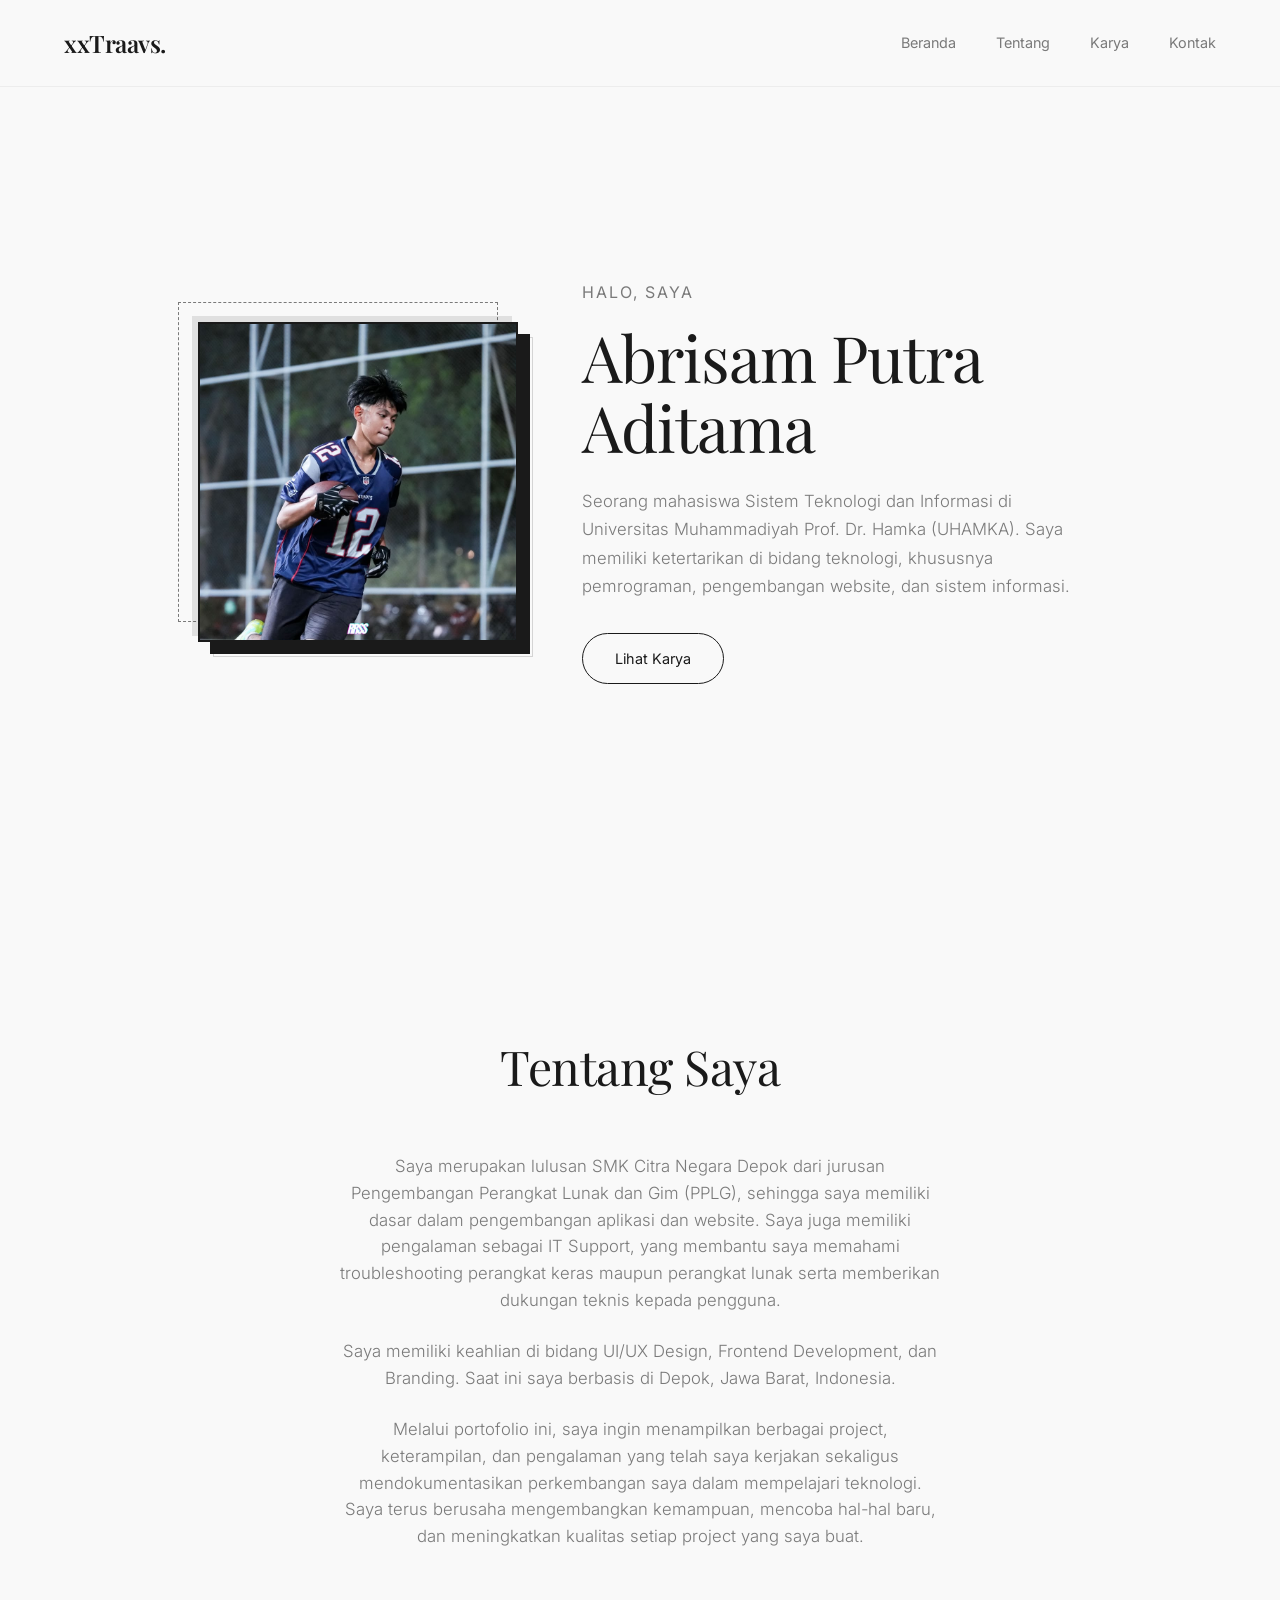
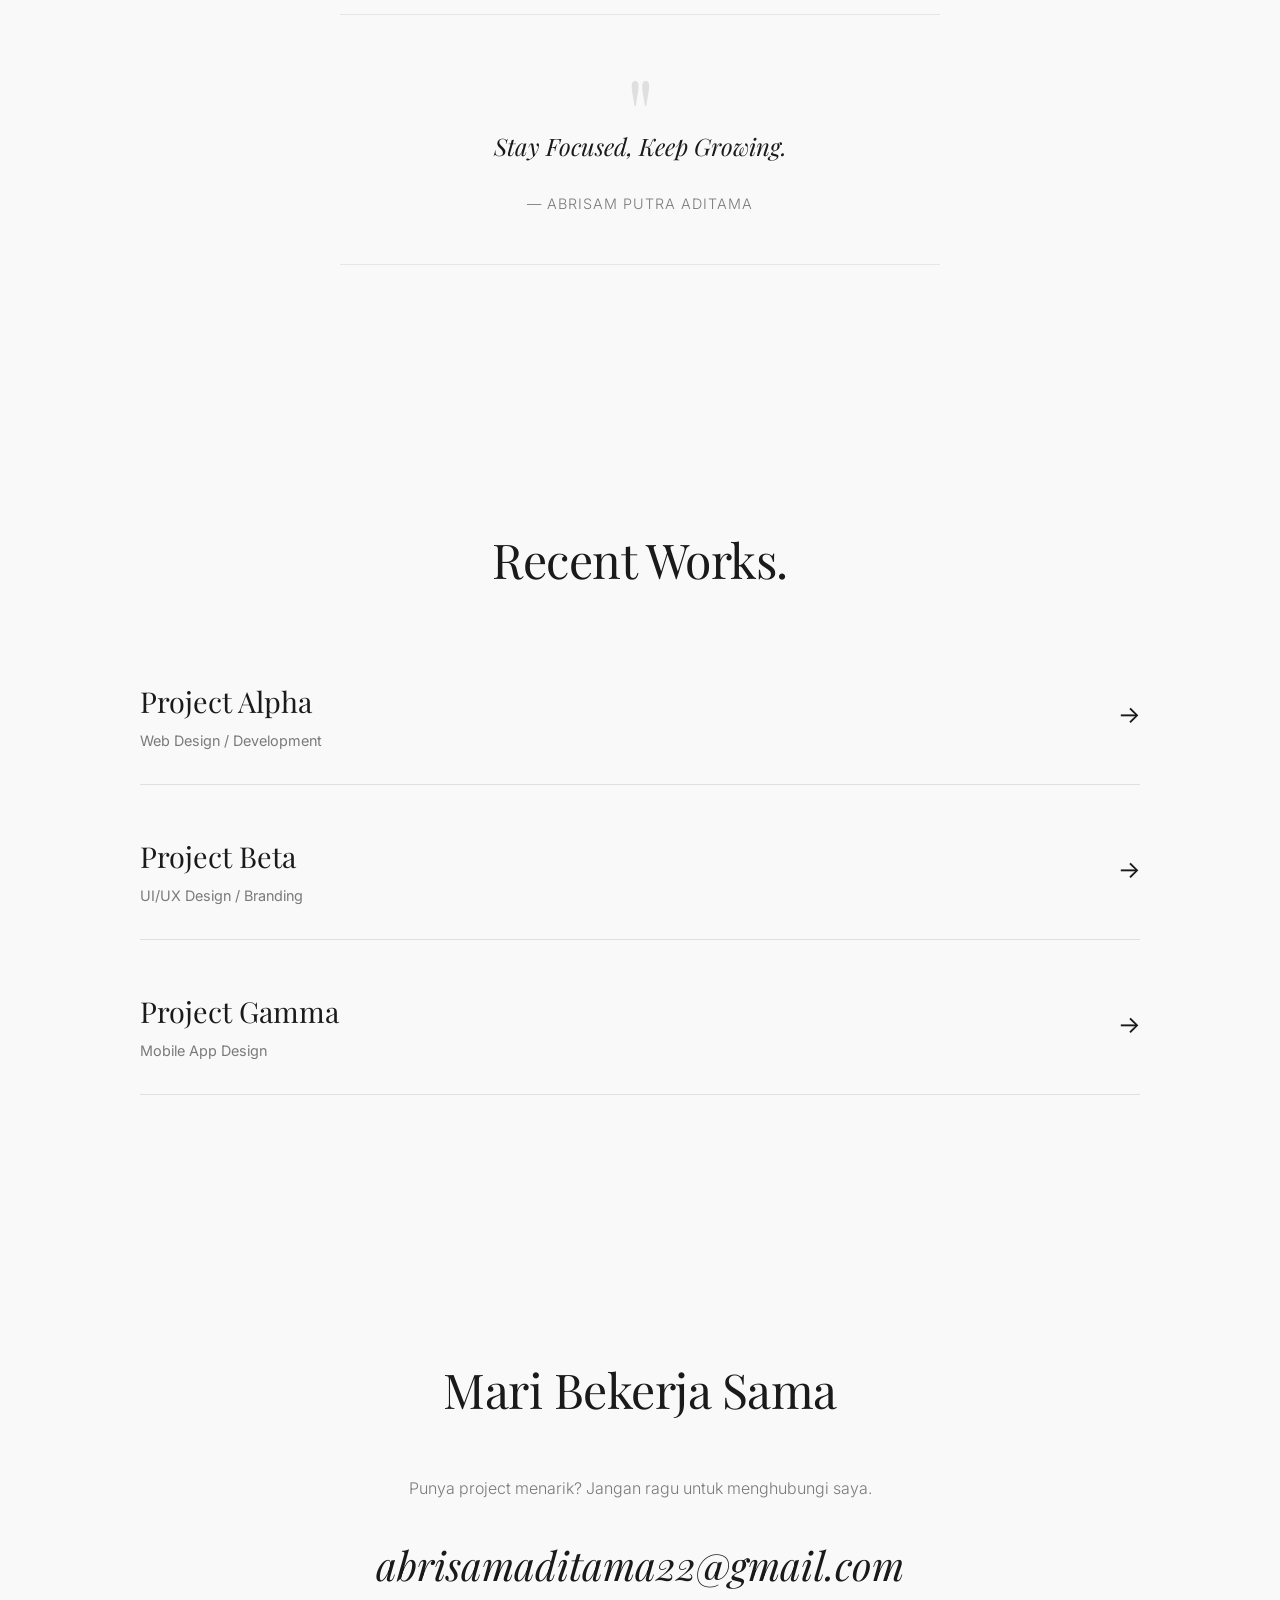
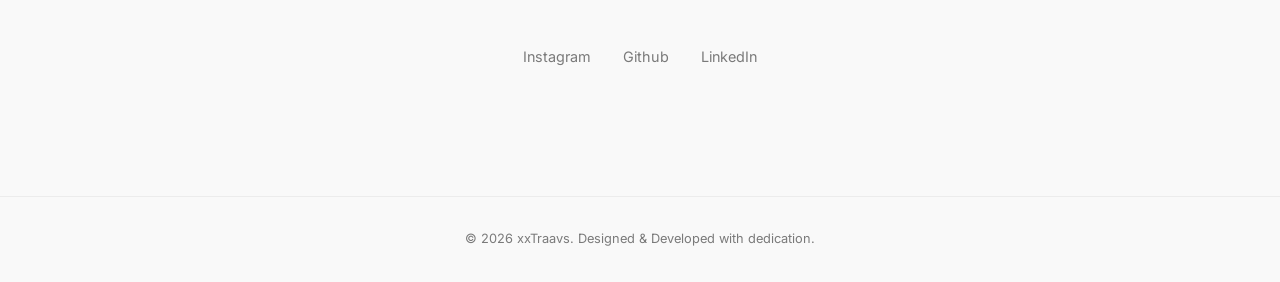
<file: index.html>
<!DOCTYPE html>
<html lang="id">
<head>
    <meta charset="UTF-8">
    <meta name="viewport" content="width=device-width, initial-scale=1.0">
    <title>Portofolio | Abrisam Putra Aditama</title>
    <!-- Google Fonts: Playfair Display (Serif) & Inter (Sans-serif) -->
    <link rel="preconnect" href="https://fonts.googleapis.com">
    <link rel="preconnect" href="https://fonts.gstatic.com" crossorigin>
    <link href="https://fonts.googleapis.com/css2?family=Inter:wght@300;400;500&family=Playfair+Display:ital,wght@0,400;0,600;1,400&display=swap" rel="stylesheet">
    <!-- Link ke CSS -->
    <link rel="stylesheet" href="css/style.css">
</head>
<body>

    <!-- Navigasi -->
<nav class="navbar">
    <div class="nav-container">
        <a href="#" class="logo">xxTraavs.</a>
        
        <!-- Tombol Hamburger (baru) -->
        <button class="hamburger" aria-label="Menu">
            <span></span>
            <span></span>
            <span></span>
        </button>

        <ul class="nav-links">
            <li><a href="#home">Beranda</a></li>
            <li><a href="#about">Tentang</a></li>
            <li><a href="#projects">Karya</a></li>
            <li><a href="#contact">Kontak</a></li>
        </ul>
    </div>
    <!-- Overlay (baru) -->
    <div class="nav-overlay"></div>
</nav>

    <!-- Hero Section -->
<section id="home" class="hero">
    <div class="hero-content fade-in">
        <div class="hero-layout">
            <!-- Foto dengan efek kolase -->
            <div class="profile-photo-wrapper">
                <img src="images/profile.jpg" alt="Abrisam Putra Aditama" class="profile-photo">
            </div>
            <!-- Teks -->
            <div class="hero-text">
                <p class="subtitle">Halo, saya</p>
                <h1 class="title">Abrisam Putra Aditama</h1>
                <p class="description">Seorang mahasiswa Sistem Teknologi dan Informasi di Universitas Muhammadiyah Prof. Dr. Hamka (UHAMKA). Saya memiliki ketertarikan di bidang teknologi, khususnya pemrograman, pengembangan website, dan sistem informasi.</p>
                <a href="#projects" class="btn">Lihat Karya</a>
            </div>
        </div>
    </div>
</section>

    <!-- About Section -->
<section id="about" class="section about">
    <div class="container">
        <h2 class="section-title fade-in">Tentang Saya</h2>
        <div class="about-content fade-in">
            <p>Saya merupakan lulusan SMK Citra Negara Depok dari jurusan Pengembangan Perangkat Lunak dan Gim (PPLG), sehingga saya memiliki dasar dalam pengembangan aplikasi dan website. Saya juga memiliki pengalaman sebagai IT Support, yang membantu saya memahami troubleshooting perangkat keras maupun perangkat lunak serta memberikan dukungan teknis kepada pengguna.</p>
            <p>Saya memiliki keahlian di bidang UI/UX Design, Frontend Development, dan Branding. Saat ini saya berbasis di Depok, Jawa Barat, Indonesia.</p>
            <p>Melalui portofolio ini, saya ingin menampilkan berbagai project, keterampilan, dan pengalaman yang telah saya kerjakan sekaligus mendokumentasikan perkembangan saya dalam mempelajari teknologi. Saya terus berusaha mengembangkan kemampuan, mencoba hal-hal baru, dan meningkatkan kualitas setiap project yang saya buat.</p>
            
            <!-- Quotes -->
            <div class="quotes fade-in">
                <span class="quote-mark">"</span>
                <p class="quote-text">Stay Focused, Keep Growing.</p>
                <span class="quote-author">— Abrisam Putra Aditama</span>
            </div>
        </div>
    </div>
</section>

    <!-- Projects Section -->
    <section id="projects" class="section projects">
        <div class="container">
            <h2 class="section-title fade-in">Recent Works.</h2>
            <div class="project-grid">
                
                <a href="projects/alpha.html" class="project-card fade-in">
                    <div class="project-info">
                        <h3>Project Alpha</h3>
                        <p>Web Design / Development</p>
                    </div>
                    <span class="arrow">→</span>
                </a>

                <a href="projects/beta.html" class="project-card fade-in">
                    <div class="project-info">
                        <h3>Project Beta</h3>
                        <p>UI/UX Design / Branding</p>
                    </div>
                    <span class="arrow">→</span>
                </a>

                <a href="projects/gamma.html" class="project-card fade-in">
                    <div class="project-info">
                        <h3>Project Gamma</h3>
                        <p>Mobile App Design</p>
                    </div>
                    <span class="arrow">→</span>
                </a>

            </div>
        </div>
    </section>

    <!-- Contact Section -->
    <section id="contact" class="section contact">
        <div class="container">
            <h2 class="section-title fade-in">Mari Bekerja Sama</h2>
            <p class="contact-text fade-in">Punya project menarik? Jangan ragu untuk menghubungi saya.</p>
            <a href="mailto:abrisamaditama22@gmail.com" class="email-link fade-in">abrisamaditama22@gmail.com</a>
            <div class="socials fade-in">
                <a href="https://www.instagram.com/saammmmm.___/">Instagram</a>
                <a href="https://github.com/xxSammm">Github</a>
                <a href="https://www.linkedin.com/in/abrisam-putra-aditama-50797238a/">LinkedIn</a>
            </div>
        </div>
    </section>

    <!-- Footer -->
    <footer class="footer">
        <p>&copy; 2026 xxTraavs. Designed & Developed with dedication.</p>
    </footer>

    <!-- Link ke JavaScript -->
    <script src="js/script.js"></script>
</body>
</html>
</file>
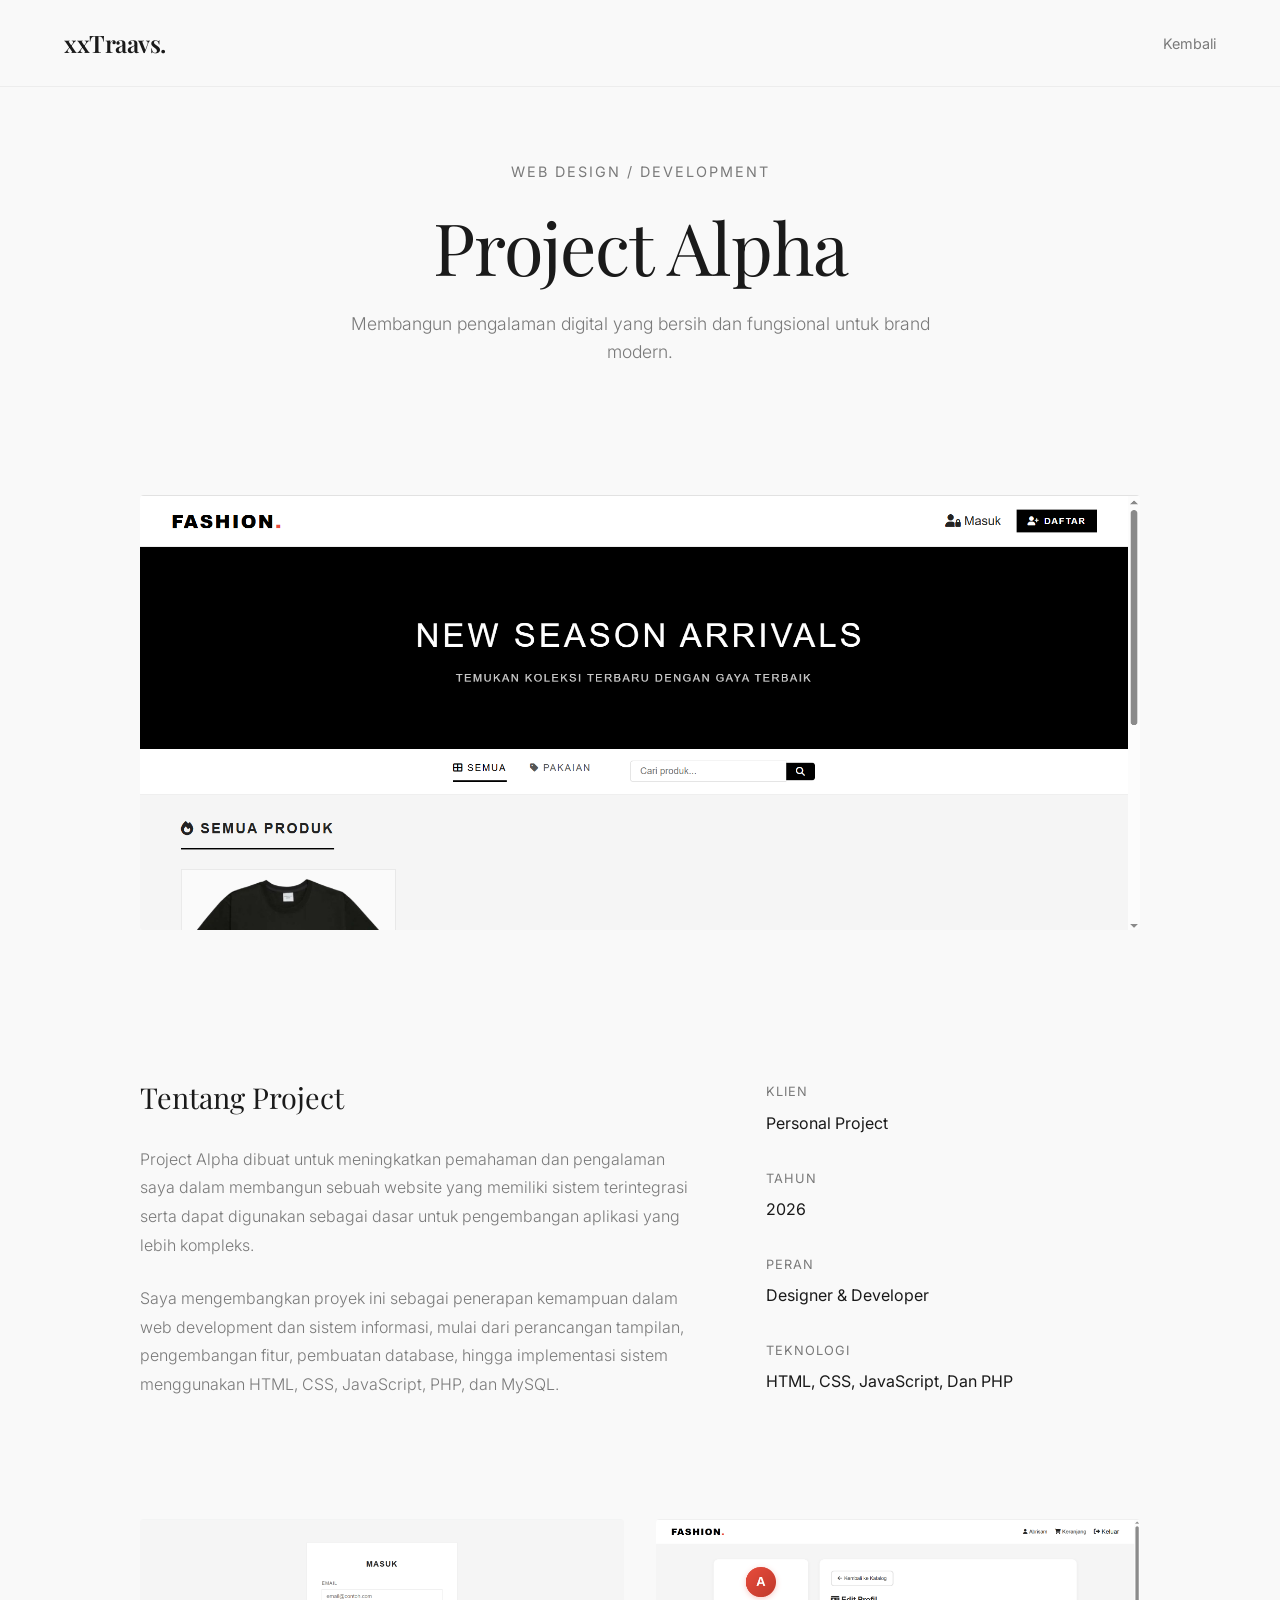
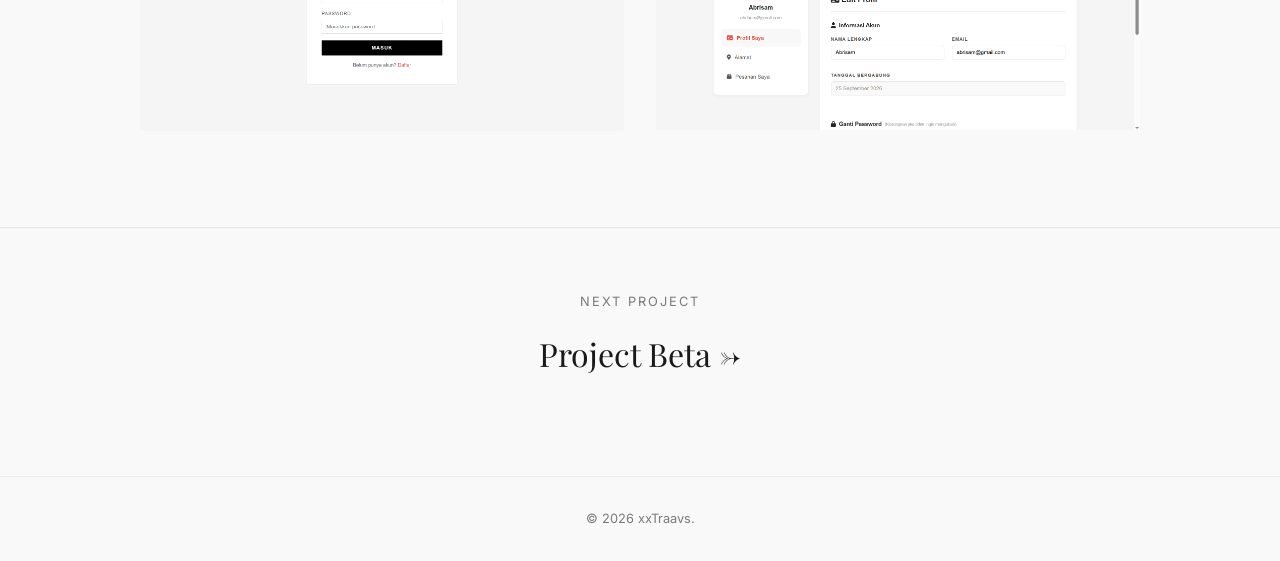
<file: projects/alpha.html>
<!DOCTYPE html>
<html lang="id">
<head>
    <meta charset="UTF-8">
    <meta name="viewport" content="width=device-width, initial-scale=1.0">
    <title>Project Alpha | Abrisam Putra Aditama</title>
    <link rel="preconnect" href="https://fonts.googleapis.com">
    <link rel="preconnect" href="https://fonts.gstatic.com" crossorigin>
    <link href="https://fonts.googleapis.com/css2?family=Inter:wght@300;400;500&family=Playfair+Display:ital,wght@0,400;0,600;1,400&display=swap" rel="stylesheet">
    <link rel="stylesheet" href="../css/style.css">
    <link rel="stylesheet" href="../css/project.css">
</head>
<body>

    <!-- Navigasi Sederhana -->
    <nav class="navbar">
        <div class="nav-container">
            <a href="../index.html" class="logo">xxTraavs.</a>
            <a href="../index.html#projects" class="back-link">Kembali</a>
        </div>
    </nav>

    <!-- Hero Proyek -->
    <section class="project-hero">
        <div class="container fade-in">
            <p class="project-category">Web Design / Development</p>
            <h1 class="project-title">Project Alpha</h1>
            <p class="project-tagline">Membangun pengalaman digital yang bersih dan fungsional untuk brand modern.</p>
        </div>
    </section>

    <!-- Gambar Utama Proyek -->
    <section class="project-showcase">
        <div class="container fade-in">
            <div class="project-image-wrapper">
                <!-- Ganti dengan gambar proyek Anda -->
                <img src="../images/project1.png" alt="Proyek Alpha" class="project-image">
            </div>
        </div>
    </section>

    <!-- Detail Proyek -->
    <section class="project-details">
        <div class="container">
            <div class="details-grid fade-in">
                
                <div class="detail-info">
                    <h2 class="detail-heading">Tentang Project</h2>
                    <p>Project Alpha dibuat untuk meningkatkan pemahaman dan pengalaman saya dalam membangun sebuah website yang memiliki sistem terintegrasi serta dapat digunakan sebagai dasar untuk pengembangan aplikasi yang lebih kompleks.</p>
                    <p>Saya mengembangkan proyek ini sebagai penerapan kemampuan dalam web development dan sistem informasi, mulai dari perancangan tampilan, pengembangan fitur, pembuatan database, hingga implementasi sistem menggunakan HTML, CSS, JavaScript, PHP, dan MySQL.</p>
                </div>

                <div class="detail-meta">
                    <div class="meta-item">
                        <span class="meta-label">Klien</span>
                        <span class="meta-value">Personal Project</span>
                    </div>
                    <div class="meta-item">
                        <span class="meta-label">Tahun</span>
                        <span class="meta-value">2026</span>
                    </div>
                    <div class="meta-item">
                        <span class="meta-label">Peran</span>
                        <span class="meta-value">Designer & Developer</span>
                    </div>
                    <div class="meta-item">
                        <span class="meta-label">Teknologi</span>
                        <span class="meta-value">HTML, CSS, JavaScript, Dan PHP</span>
                    </div>
                </div>

            </div>
        </div>
    </section>

    <!-- Galeri Tambahan (Opsional) -->
    <section class="project-gallery">
        <div class="container fade-in">
            <div class="gallery-grid">
                <img src="../images/project2.png" alt="Detail 1" class="gallery-image">
                <img src="../images/project3.png" alt="Detail 2" class="gallery-image">
            </div>
        </div>
    </section>

    <!-- Navigasi Proyek Berikutnya -->
    <section class="project-navigation">
        <div class="container fade-in">
            <a href="beta.html" class="next-project">
                <span class="nav-label">Next Project</span>
                <h3 class="next-title">Project Beta →</h3>
            </a>
        </div>
    </section>

    <!-- Footer -->
    <footer class="footer">
        <p>&copy; 2026 xxTraavs.</p>
    </footer>

    <script src="../js/script.js"></script>
</body>
</html>
</file>
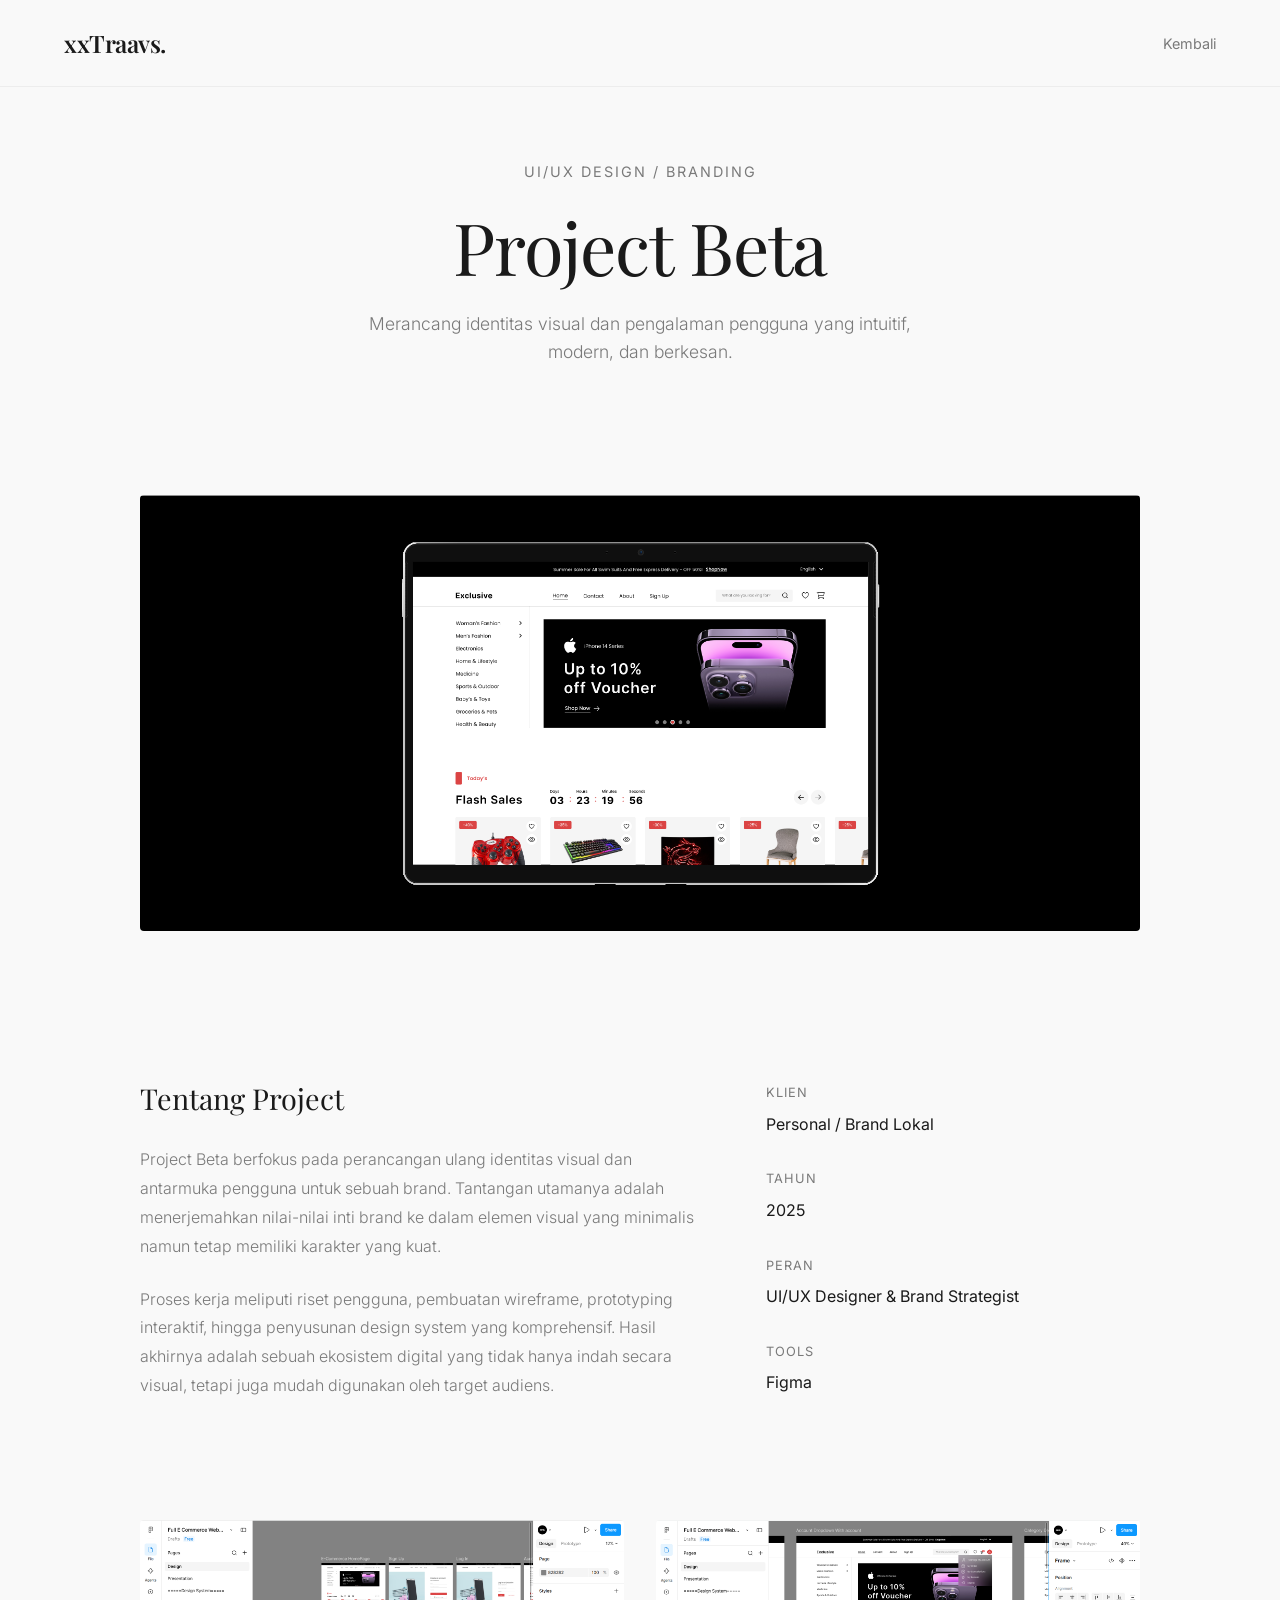
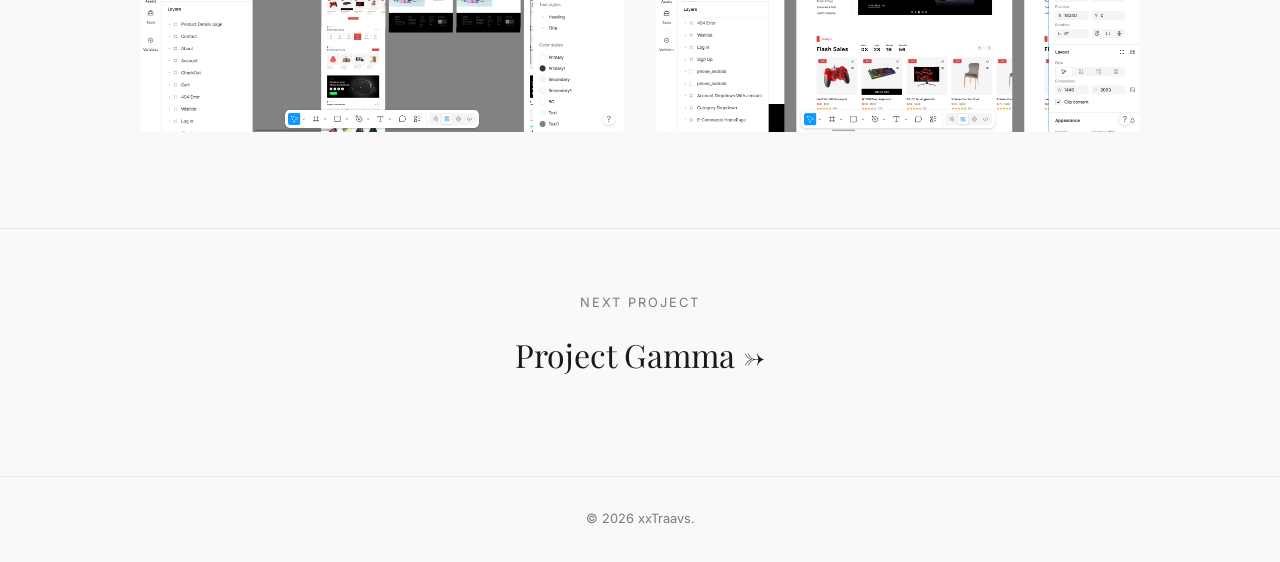
<file: projects/beta.html>
<!DOCTYPE html>
<html lang="id">
<head>
    <meta charset="UTF-8">
    <meta name="viewport" content="width=device-width, initial-scale=1.0">
    <title>Project Beta | Abrisam Putra Aditama</title>
    <link rel="preconnect" href="https://fonts.googleapis.com">
    <link rel="preconnect" href="https://fonts.gstatic.com" crossorigin>
    <link href="https://fonts.googleapis.com/css2?family=Inter:wght@300;400;500&family=Playfair+Display:ital,wght@0,400;0,600;1,400&display=swap" rel="stylesheet">
    <link rel="stylesheet" href="../css/style.css">
    <link rel="stylesheet" href="../css/project.css">
</head>
<body>

    <!-- Navigasi Sederhana -->
    <nav class="navbar">
        <div class="nav-container">
            <a href="../index.html" class="logo">xxTraavs.</a>
            <a href="../index.html#projects" class="back-link">Kembali</a>
        </div>
    </nav>

    <!-- Hero Proyek -->
    <section class="project-hero">
        <div class="container fade-in">
            <p class="project-category">UI/UX Design / Branding</p>
            <h1 class="project-title">Project Beta</h1>
            <p class="project-tagline">Merancang identitas visual dan pengalaman pengguna yang intuitif, modern, dan berkesan.</p>
        </div>
    </section>

    <!-- Gambar Utama Proyek -->
    <section class="project-showcase">
        <div class="container fade-in">
            <div class="project-image-wrapper">
                <!-- Ganti dengan gambar mockup UI/UX Anda -->
                <img src="../images/project4.png" alt="Proyek Beta" class="project-image">
            </div>
        </div>
    </section>

    <!-- Detail Proyek -->
    <section class="project-details">
        <div class="container">
            <div class="details-grid fade-in">
                
                <div class="detail-info">
                    <h2 class="detail-heading">Tentang Project</h2>
                    <p>Project Beta berfokus pada perancangan ulang identitas visual dan antarmuka pengguna untuk sebuah brand. Tantangan utamanya adalah menerjemahkan nilai-nilai inti brand ke dalam elemen visual yang minimalis namun tetap memiliki karakter yang kuat.</p>
                    <p>Proses kerja meliputi riset pengguna, pembuatan wireframe, prototyping interaktif, hingga penyusunan design system yang komprehensif. Hasil akhirnya adalah sebuah ekosistem digital yang tidak hanya indah secara visual, tetapi juga mudah digunakan oleh target audiens.</p>
                </div>

                <div class="detail-meta">
                    <div class="meta-item">
                        <span class="meta-label">Klien</span>
                        <span class="meta-value">Personal / Brand Lokal</span>
                    </div>
                    <div class="meta-item">
                        <span class="meta-label">Tahun</span>
                        <span class="meta-value">2025</span>
                    </div>
                    <div class="meta-item">
                        <span class="meta-label">Peran</span>
                        <span class="meta-value">UI/UX Designer & Brand Strategist</span>
                    </div>
                    <div class="meta-item">
                        <span class="meta-label">Tools</span>
                        <span class="meta-value">Figma</span>
                    </div>
                </div>

            </div>
        </div>
    </section>

    <!-- Galeri Tambahan (Detail UI/UX) -->
    <section class="project-gallery">
        <div class="container fade-in">
            <div class="gallery-grid">
                <img src="../images/project5.png" alt="Detail UI" class="gallery-image">
                <img src="../images/project6.png" alt="Detail Branding" class="gallery-image">
            </div>
        </div>
    </section>

    <!-- Navigasi Proyek Berikutnya -->
    <section class="project-navigation">
        <div class="container fade-in">
            <a href="gamma.html" class="next-project">
                <span class="nav-label">Next Project</span>
                <h3 class="next-title">Project Gamma →</h3>
            </a>
        </div>
    </section>

    <!-- Footer -->
    <footer class="footer">
        <p>&copy; 2026 xxTraavs.</p>
    </footer>

    <script src="../js/script.js"></script>
</body>
</html>
</file>
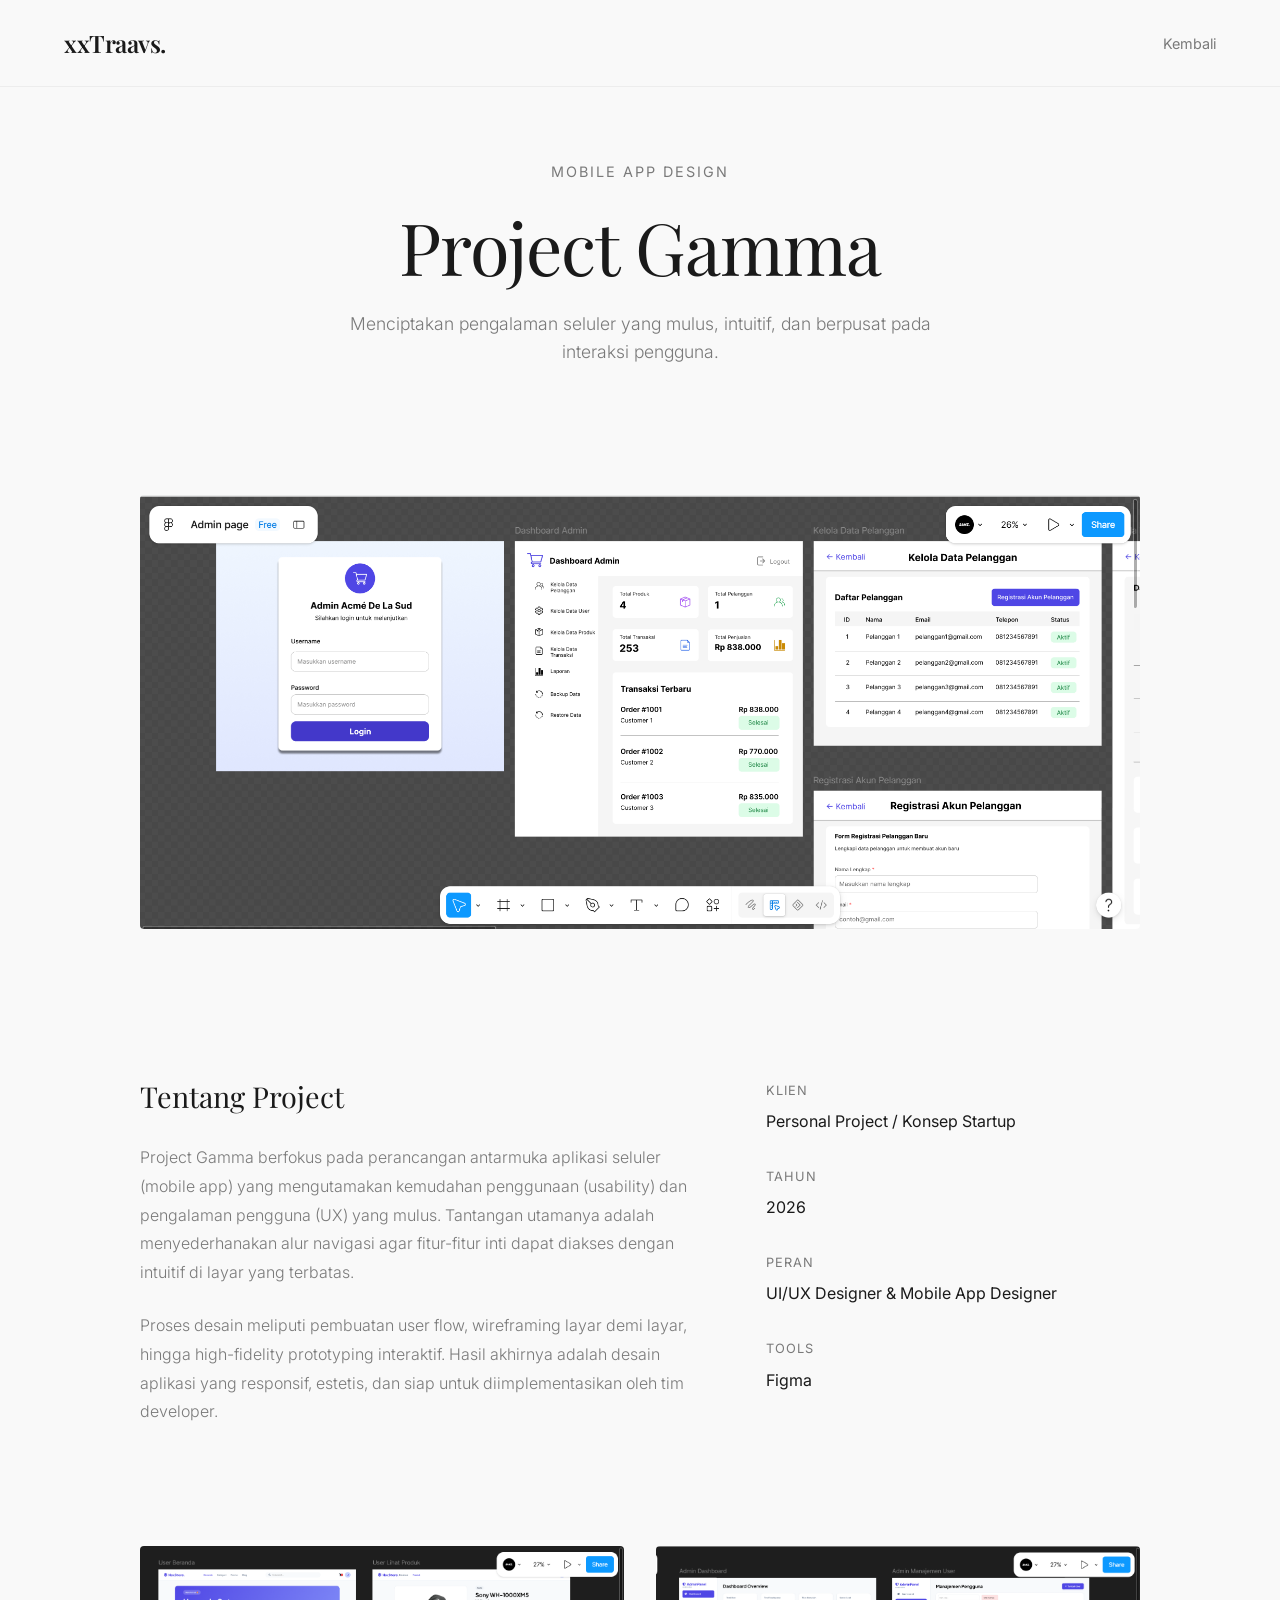
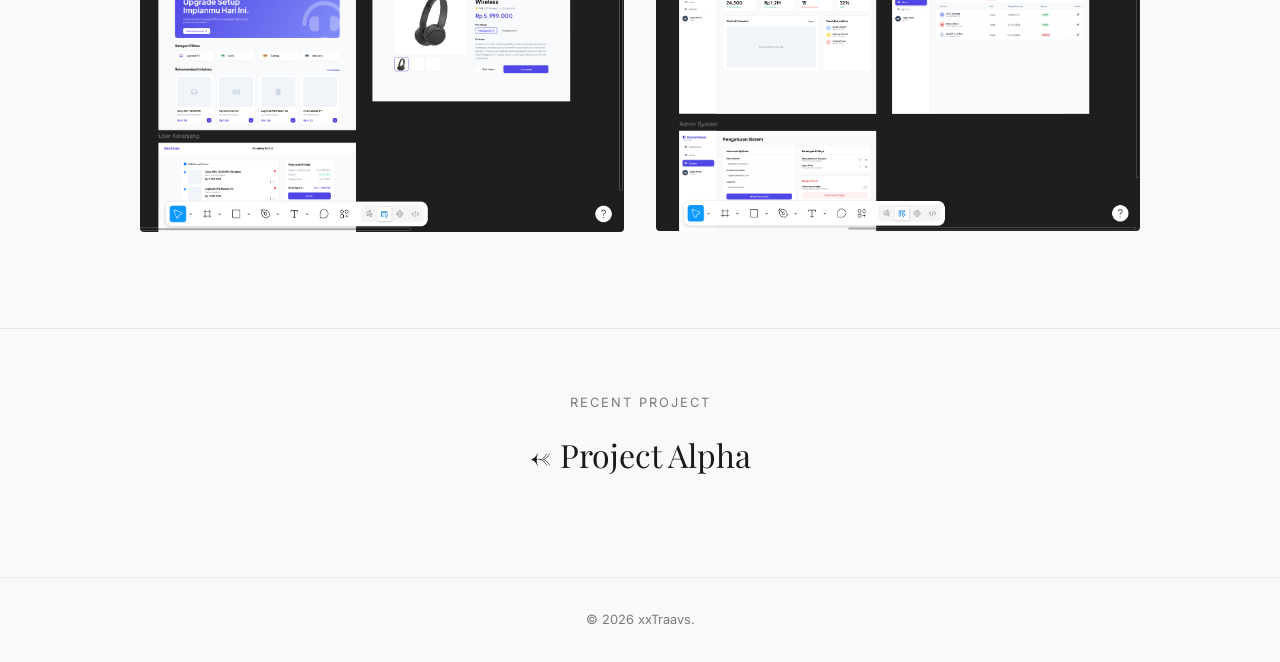
<file: projects/gamma.html>
<!DOCTYPE html>
<html lang="id">
<head>
    <meta charset="UTF-8">
    <meta name="viewport" content="width=device-width, initial-scale=1.0">
    <title>Project Gamma | Abrisam Putra Aditama</title>
    <link rel="preconnect" href="https://fonts.googleapis.com">
    <link rel="preconnect" href="https://fonts.gstatic.com" crossorigin>
    <link href="https://fonts.googleapis.com/css2?family=Inter:wght@300;400;500&family=Playfair+Display:ital,wght@0,400;0,600;1,400&display=swap" rel="stylesheet">
    <link rel="stylesheet" href="../css/style.css">
    <link rel="stylesheet" href="../css/project.css">
</head>
<body>

    <!-- Navigasi Sederhana -->
    <nav class="navbar">
        <div class="nav-container">
            <a href="../index.html" class="logo">xxTraavs.</a>
            <a href="../index.html#projects" class="back-link">Kembali</a>
        </div>
    </nav>

    <!-- Hero Proyek -->
    <section class="project-hero">
        <div class="container fade-in">
            <p class="project-category">Mobile App Design</p>
            <h1 class="project-title">Project Gamma</h1>
            <p class="project-tagline">Menciptakan pengalaman seluler yang mulus, intuitif, dan berpusat pada interaksi pengguna.</p>
        </div>
    </section>

    <!-- Gambar Utama Proyek -->
    <section class="project-showcase">
        <div class="container fade-in">
            <div class="project-image-wrapper">
                <!-- Ganti dengan gambar mockup UI/UX Anda -->
                <img src="../images/project7.png" alt="Proyek Beta" class="project-image">
            </div>
        </div>
    </section>

    <!-- Detail Proyek -->
<section class="project-details">
    <div class="container">
        <div class="details-grid fade-in">
            
            <div class="detail-info">
                <h2 class="detail-heading">Tentang Project</h2>
                <p>Project Gamma berfokus pada perancangan antarmuka aplikasi seluler (mobile app) yang mengutamakan kemudahan penggunaan (usability) dan pengalaman pengguna (UX) yang mulus. Tantangan utamanya adalah menyederhanakan alur navigasi agar fitur-fitur inti dapat diakses dengan intuitif di layar yang terbatas.</p>
                <p>Proses desain meliputi pembuatan user flow, wireframing layar demi layar, hingga high-fidelity prototyping interaktif. Hasil akhirnya adalah desain aplikasi yang responsif, estetis, dan siap untuk diimplementasikan oleh tim developer.</p>
            </div>

            <div class="detail-meta">
                <div class="meta-item">
                    <span class="meta-label">Klien</span>
                    <span class="meta-value">Personal Project / Konsep Startup</span>
                </div>
                <div class="meta-item">
                    <span class="meta-label">Tahun</span>
                    <span class="meta-value">2026</span>
                </div>
                <div class="meta-item">
                    <span class="meta-label">Peran</span>
                    <span class="meta-value">UI/UX Designer & Mobile App Designer</span>
                </div>
                <div class="meta-item">
                    <span class="meta-label">Tools</span>
                    <span class="meta-value">Figma</span>
                </div>
            </div>

        </div>
    </div>
</section>

    <!-- Galeri Tambahan (Detail UI/UX) -->
    <section class="project-gallery">
        <div class="container fade-in">
            <div class="gallery-grid">
                <img src="../images/project8.png" alt="Detail UI" class="gallery-image">
                <img src="../images/project9.png" alt="Detail Branding" class="gallery-image">
            </div>
        </div>
    </section>

    <!-- Navigasi Proyek Berikutnya -->
    <section class="project-navigation">
        <div class="container fade-in">
            <a href="alpha.html" class="next-project">
                <span class="nav-label">Recent Project</span>
                <h3 class="next-title">← Project Alpha</h3>
            </a>
        </div>
    </section>

    <!-- Footer -->
    <footer class="footer">
        <p>&copy; 2026 xxTraavs.</p>
    </footer>

    <script src="../js/script.js"></script>
</body>
</html>
</file>
<file: css/style.css>
/* === RESET & VARIABEL === */
:root {
    --bg-color: #F9F9F9;
    --text-color: #1A1A1A;
    --muted-color: #7A7A7A;
    --accent-color: #2C2C2C;
    --font-serif: 'Playfair Display', serif;
    --font-sans: 'Inter', sans-serif;
}

* {
    margin: 0;
    padding: 0;
    box-sizing: border-box;
}

html {
    scroll-behavior: smooth;
}

body {
    font-family: var(--font-sans);
    background-color: var(--bg-color);
    color: var(--text-color);
    line-height: 1.6;
    overflow-x: hidden;
}

a {
    text-decoration: none;
    color: inherit;
}

/* === NAVIGASI === */
.navbar {
    position: fixed;
    top: 0;
    width: 100%;
    padding: 1.5rem 5%;
    background: rgba(249, 249, 249, 0.9);
    backdrop-filter: blur(10px);
    -webkit-backdrop-filter: blur(10px);
    z-index: 1000;
    border-bottom: 1px solid rgba(0,0,0,0.05);
}

.nav-container {
    display: flex;
    justify-content: space-between;
    align-items: center;
    max-width: 1200px;
    margin: 0 auto;
}

.logo {
    font-family: var(--font-serif);
    font-size: 1.5rem;
    font-weight: 600;
    letter-spacing: -0.5px;
    flex-shrink: 0; /* Logo tidak mengecil */
}

.nav-links {
    display: flex;
    list-style: none;
    gap: 2.5rem;
}

.nav-links a {
    font-size: 0.9rem;
    font-weight: 400;
    color: var(--muted-color);
    transition: color 0.3s ease;
    position: relative;
    white-space: nowrap; /* Teks tidak turun ke baris baru */
}

.nav-links a:hover {
    color: var(--text-color);
}

.nav-links a::after {
    content: '';
    position: absolute;
    bottom: -4px;
    left: 0;
    width: 0;
    height: 1px;
    background: var(--text-color);
    transition: width 0.3s ease;
}

.nav-links a:hover::after {
    width: 100%;
}

/* Tombol Hamburger (tersembunyi di desktop) */
.hamburger {
    display: none;
    flex-direction: column;
    gap: 5px;
    cursor: pointer;
    background: none;
    border: none;
    padding: 5px;
    z-index: 1001;
}

.hamburger span {
    display: block;
    width: 25px;
    height: 2px;
    background: var(--text-color);
    transition: all 0.3s ease;
}

/* Animasi hamburger saat aktif */
.hamburger.active span:nth-child(1) {
    transform: rotate(45deg) translate(5px, 5px);
}

.hamburger.active span:nth-child(2) {
    opacity: 0;
}

.hamburger.active span:nth-child(3) {
    transform: rotate(-45deg) translate(5px, -5px);
}

/* === HERO SECTION (Updated dengan Foto) === */
.hero {
    min-height: 100vh;
    display: flex;
    align-items: center;
    justify-content: center;
    text-align: center;
    padding: 8rem 5% 5%;
}

.hero-content {
    max-width: 1100px;
    width: 100%;
}

/* Layout: Foto + Teks berdampingan */
.hero-layout {
    display: flex;
    align-items: center;
    justify-content: center;
    gap: 4rem;
    flex-wrap: wrap;
}

/* Wrapper Foto dengan efek kolase */
.profile-photo-wrapper {
    position: relative;
    flex-shrink: 0;
}

.profile-photo {
    width: 320px;
    height: 320px;
    object-fit: cover;
    display: block;
    /* Efek kolase: garis-garis di sekeliling foto */
    border: 2px solid var(--text-color);
    box-shadow: 
        12px 12px 0px var(--text-color),
        -6px -6px 0px rgba(0,0,0,0.1);
    position: relative;
    z-index: 2;
}

/* Garis dekoratif kolase di sekitar foto */
.profile-photo-wrapper::before {
    content: '';
    position: absolute;
    top: -20px;
    left: -20px;
    right: 20px;
    bottom: 20px;
    border: 1px dashed var(--muted-color);
    z-index: 1;
}

.profile-photo-wrapper::after {
    content: '';
    position: absolute;
    top: 15px;
    left: 15px;
    right: -15px;
    bottom: -15px;
    border: 1px solid rgba(0,0,0,0.15);
    z-index: 0;
}

/* Teks Hero */
.hero-text {
    text-align: left;
    max-width: 500px;
}

.hero-text .subtitle {
    font-size: 1rem;
    color: var(--muted-color);
    margin-bottom: 1rem;
    letter-spacing: 2px;
    text-transform: uppercase;
}

.hero-text .title {
    font-family: var(--font-serif);
    font-size: clamp(2.5rem, 5vw, 4rem);
    font-weight: 400;
    line-height: 1.1;
    margin-bottom: 1.5rem;
    letter-spacing: -1px;
}

.hero-text .description {
    font-size: 1.05rem;
    color: var(--muted-color);
    margin-bottom: 2rem;
    font-weight: 300;
    line-height: 1.7;
}

.hero-text .btn {
    display: inline-block;
    padding: 0.8rem 2rem;
    border: 1px solid var(--text-color);
    border-radius: 50px;
    font-size: 0.9rem;
    transition: all 0.3s ease;
}

.hero-text .btn:hover {
    background: var(--text-color);
    color: var(--bg-color);
}

/* Responsive: Stack vertikal di mobile */
@media (max-width: 768px) {
    .hero-layout {
        flex-direction: column;
        gap: 2.5rem;
    }

    .hero-text {
        text-align: center;
    }

    .profile-photo {
        width: 250px;
        height: 250px;
    }
}

/* === SECTIONS UMUM === */
.section {
    padding: 8rem 5%;
}

.container {
    max-width: 1000px;
    margin: 0 auto;
}

.section-title {
    font-family: var(--font-serif);
    font-size: clamp(2rem, 5vw, 3rem);
    font-weight: 400;
    margin-bottom: 3rem;
    text-align: center;
    letter-spacing: -0.5px;
}

/* === ABOUT === */
.about-content {
    text-align: center;
    max-width: 600px;
    margin: 0 auto;
    color: var(--muted-color);
    font-size: 1.05rem;
    font-weight: 300;
}

.about-content p + p {
    margin-top: 1.5rem;
}

/* === QUOTES === */
.quotes {
    margin-top: 4rem;
    padding: 3rem 2rem;
    position: relative;
    text-align: center;
    border-top: 1px solid rgba(0,0,0,0.08);
    border-bottom: 1px solid rgba(0,0,0,0.08);
}

.quote-mark {
    font-family: var(--font-serif);
    font-size: 6rem;
    color: rgba(0,0,0,0.1);
    line-height: 1;
    display: block;
    margin-bottom: -2rem;
    position: relative;
    z-index: 1;
}

.quote-text {
    font-family: var(--font-serif);
    font-size: clamp(1.2rem, 2.5vw, 1.5rem);
    font-style: italic;
    font-weight: 400;
    color: var(--text-color);
    line-height: 1.6;
    max-width: 600px;
    margin: 0 auto 1.5rem;
    position: relative;
    z-index: 2;
}

.quote-author {
    font-family: var(--font-sans);
    font-size: 0.9rem;
    color: var(--muted-color);
    letter-spacing: 1px;
    text-transform: uppercase;
}

/* Responsive untuk mobile */
@media (max-width: 768px) {
    .quotes {
        margin-top: 3rem;
        padding: 2rem 1rem;
    }
    
    .quote-mark {
        font-size: 4rem;
        margin-bottom: -1.5rem;
    }
}

/* === PROJECTS === */
.project-grid {
    display: flex;
    flex-direction: column;
    gap: 1rem;
}

.project-card {
    display: flex;
    justify-content: space-between;
    align-items: center;
    padding: 2rem 0;
    border-bottom: 1px solid rgba(0,0,0,0.1);
    transition: all 0.3s ease;
}

.project-card:hover {
    padding-left: 1.5rem;
}

.project-info h3 {
    font-family: var(--font-serif);
    font-size: 1.8rem;
    font-weight: 400;
    margin-bottom: 0.3rem;
}

.project-info p {
    font-size: 0.9rem;
    color: var(--muted-color);
}

.arrow {
    font-size: 1.5rem;
    transition: transform 0.3s ease;
}

.project-card:hover .arrow {
    transform: translateX(5px);
}

/* === CONTACT === */
.contact {
    text-align: center;
}

.contact-text {
    color: var(--muted-color);
    margin-bottom: 2rem;
    font-weight: 300;
}

.email-link {
    font-family: var(--font-serif);
    font-size: clamp(1.5rem, 4vw, 2.5rem);
    font-style: italic;
    position: relative;
    display: inline-block;
    transition: color 0.3s ease;
}

.email-link::after {
    content: '';
    position: absolute;
    bottom: -5px;
    left: 0;
    width: 100%;
    height: 1px;
    background: var(--text-color);
    transform: scaleX(0);
    transform-origin: right;
    transition: transform 0.4s ease;
}

.email-link:hover::after {
    transform: scaleX(1);
    transform-origin: left;
}

.socials {
    margin-top: 3rem;
    display: flex;
    justify-content: center;
    gap: 2rem;
}

.socials a {
    font-size: 0.9rem;
    color: var(--muted-color);
    transition: color 0.3s ease;
}

.socials a:hover {
    color: var(--text-color);
}

/* === FOOTER === */
.footer {
    text-align: center;
    padding: 2rem;
    font-size: 0.8rem;
    color: var(--muted-color);
    border-top: 1px solid rgba(0,0,0,0.05);
}

/* === ANIMASI (Fade In) === */
.fade-in {
    opacity: 0;
    transform: translateY(30px);
    transition: opacity 0.8s ease-out, transform 0.8s ease-out;
}

.fade-in.visible {
    opacity: 1;
    transform: translateY(0);
}

/* === RESPONSIVE MOBILE === */
@media (max-width: 768px) {
    .navbar {
        padding: 1rem 5%;
    }

    /* Tampilkan tombol hamburger */
    .hamburger {
        display: flex;
    }

    /* Ubah nav-links menjadi menu slide dari kanan */
    .nav-links {
        position: fixed;
        top: 0;
        right: -100%;
        width: 70%;
        height: 100vh;
        background: var(--bg-color);
        flex-direction: column;
        justify-content: center;
        align-items: center;
        gap: 2.5rem;
        transition: right 0.4s ease;
        box-shadow: -5px 0 20px rgba(0,0,0,0.05);
        z-index: 1000;
    }

    .nav-links.active {
        right: 0;
    }

    .nav-links a {
        font-size: 1.1rem;
    }

    /* Overlay gelap saat menu terbuka */
    .nav-overlay {
        position: fixed;
        top: 0;
        left: 0;
        width: 100%;
        height: 100vh;
        background: rgba(0,0,0,0.3);
        opacity: 0;
        visibility: hidden;
        transition: all 0.3s ease;
        z-index: 999;
    }

    .nav-overlay.active {
        opacity: 1;
        visibility: visible;
    }

    /* Hero layout mobile */
    .hero-layout {
        flex-direction: column;
        gap: 2.5rem;
    }

    .hero-text {
        text-align: center;
    }

    .profile-photo {
        width: 250px;
        height: 250px;
    }

    .section {
        padding: 5rem 5%;
    }

    .project-card:hover {
        padding-left: 0;
    }

    .quotes {
        margin-top: 3rem;
        padding: 2rem 1rem;
    }
    
    .quote-mark {
        font-size: 4rem;
        margin-bottom: -1.5rem;
    }
}
</file>
<file: css/project.css>
/* === PROJECT PAGE STYLES === */

/* Back Link di Navbar */
.back-link {
    font-size: 0.9rem;
    color: var(--muted-color);
    transition: color 0.3s ease;
}

.back-link:hover {
    color: var(--text-color);
}

/* Project Hero */
.project-hero {
    padding: 10rem 5% 5rem;
    text-align: center;
}

.project-category {
    font-size: 0.9rem;
    color: var(--muted-color);
    letter-spacing: 2px;
    text-transform: uppercase;
    margin-bottom: 1.5rem;
}

.project-title {
    font-family: var(--font-serif);
    font-size: clamp(2.5rem, 6vw, 4.5rem);
    font-weight: 400;
    line-height: 1.1;
    margin-bottom: 1.5rem;
    letter-spacing: -1px;
}

.project-tagline {
    font-size: 1.1rem;
    color: var(--muted-color);
    max-width: 600px;
    margin: 0 auto;
    font-weight: 300;
    line-height: 1.6;
}

/* Project Showcase (Gambar Utama) */
.project-showcase {
    padding: 3rem 5%;
}

.project-image-wrapper {
    max-width: 1000px;
    margin: 0 auto;
    overflow: hidden;
    border-radius: 4px;
}

.project-image {
    width: 100%;
    height: auto;
    display: block;
    transition: transform 0.5s ease;
}

.project-image-wrapper:hover .project-image {
    transform: scale(1.02);
}

/* Project Details */
.project-details {
    padding: 6rem 5%;
}

.details-grid {
    display: grid;
    grid-template-columns: 1.5fr 1fr;
    gap: 4rem;
    max-width: 1000px;
    margin: 0 auto;
}

.detail-heading {
    font-family: var(--font-serif);
    font-size: 1.8rem;
    font-weight: 400;
    margin-bottom: 1.5rem;
}

.detail-info p {
    color: var(--muted-color);
    font-weight: 300;
    line-height: 1.8;
    margin-bottom: 1.5rem;
}

.detail-meta {
    display: flex;
    flex-direction: column;
    gap: 2rem;
    padding-top: 0.5rem;
}

.meta-item {
    display: flex;
    flex-direction: column;
    gap: 0.5rem;
}

.meta-label {
    font-size: 0.8rem;
    color: var(--muted-color);
    letter-spacing: 1px;
    text-transform: uppercase;
}

.meta-value {
    font-size: 1rem;
    color: var(--text-color);
    font-weight: 400;
}

/* Project Gallery */
.project-gallery {
    padding: 0 5% 6rem;
}

.gallery-grid {
    display: grid;
    grid-template-columns: 1fr 1fr;
    gap: 2rem;
    max-width: 1000px;
    margin: 0 auto;
}

.gallery-image {
    width: 100%;
    height: auto;
    display: block;
    border-radius: 4px;
    transition: transform 0.5s ease;
}

.gallery-image:hover {
    transform: translateY(-5px);
}

/* Project Navigation (Next Project) */
.project-navigation {
    padding: 4rem 5% 6rem;
    text-align: center;
    border-top: 1px solid rgba(0,0,0,0.08);
}

.next-project {
    display: inline-block;
    transition: transform 0.3s ease;
}

.next-project:hover {
    transform: translateY(-3px);
}

.nav-label {
    font-size: 0.8rem;
    color: var(--muted-color);
    letter-spacing: 2px;
    text-transform: uppercase;
    display: block;
    margin-bottom: 1rem;
}

.next-title {
    font-family: var(--font-serif);
    font-size: clamp(1.5rem, 3vw, 2rem);
    font-weight: 400;
}

/* Responsive */
@media (max-width: 768px) {
    .project-hero {
        padding: 8rem 5% 3rem;
    }

    .details-grid {
        grid-template-columns: 1fr;
        gap: 3rem;
    }

    .gallery-grid {
        grid-template-columns: 1fr;
    }
}

/* Fade in effect untuk halaman project */
body {
    animation: fadeInPage 0.6s ease-out;
}

@keyframes fadeInPage {
    from {
        opacity: 0;
        transform: translateY(10px);
    }
    to {
        opacity: 1;
        transform: translateY(0);
    }
}
</file>
